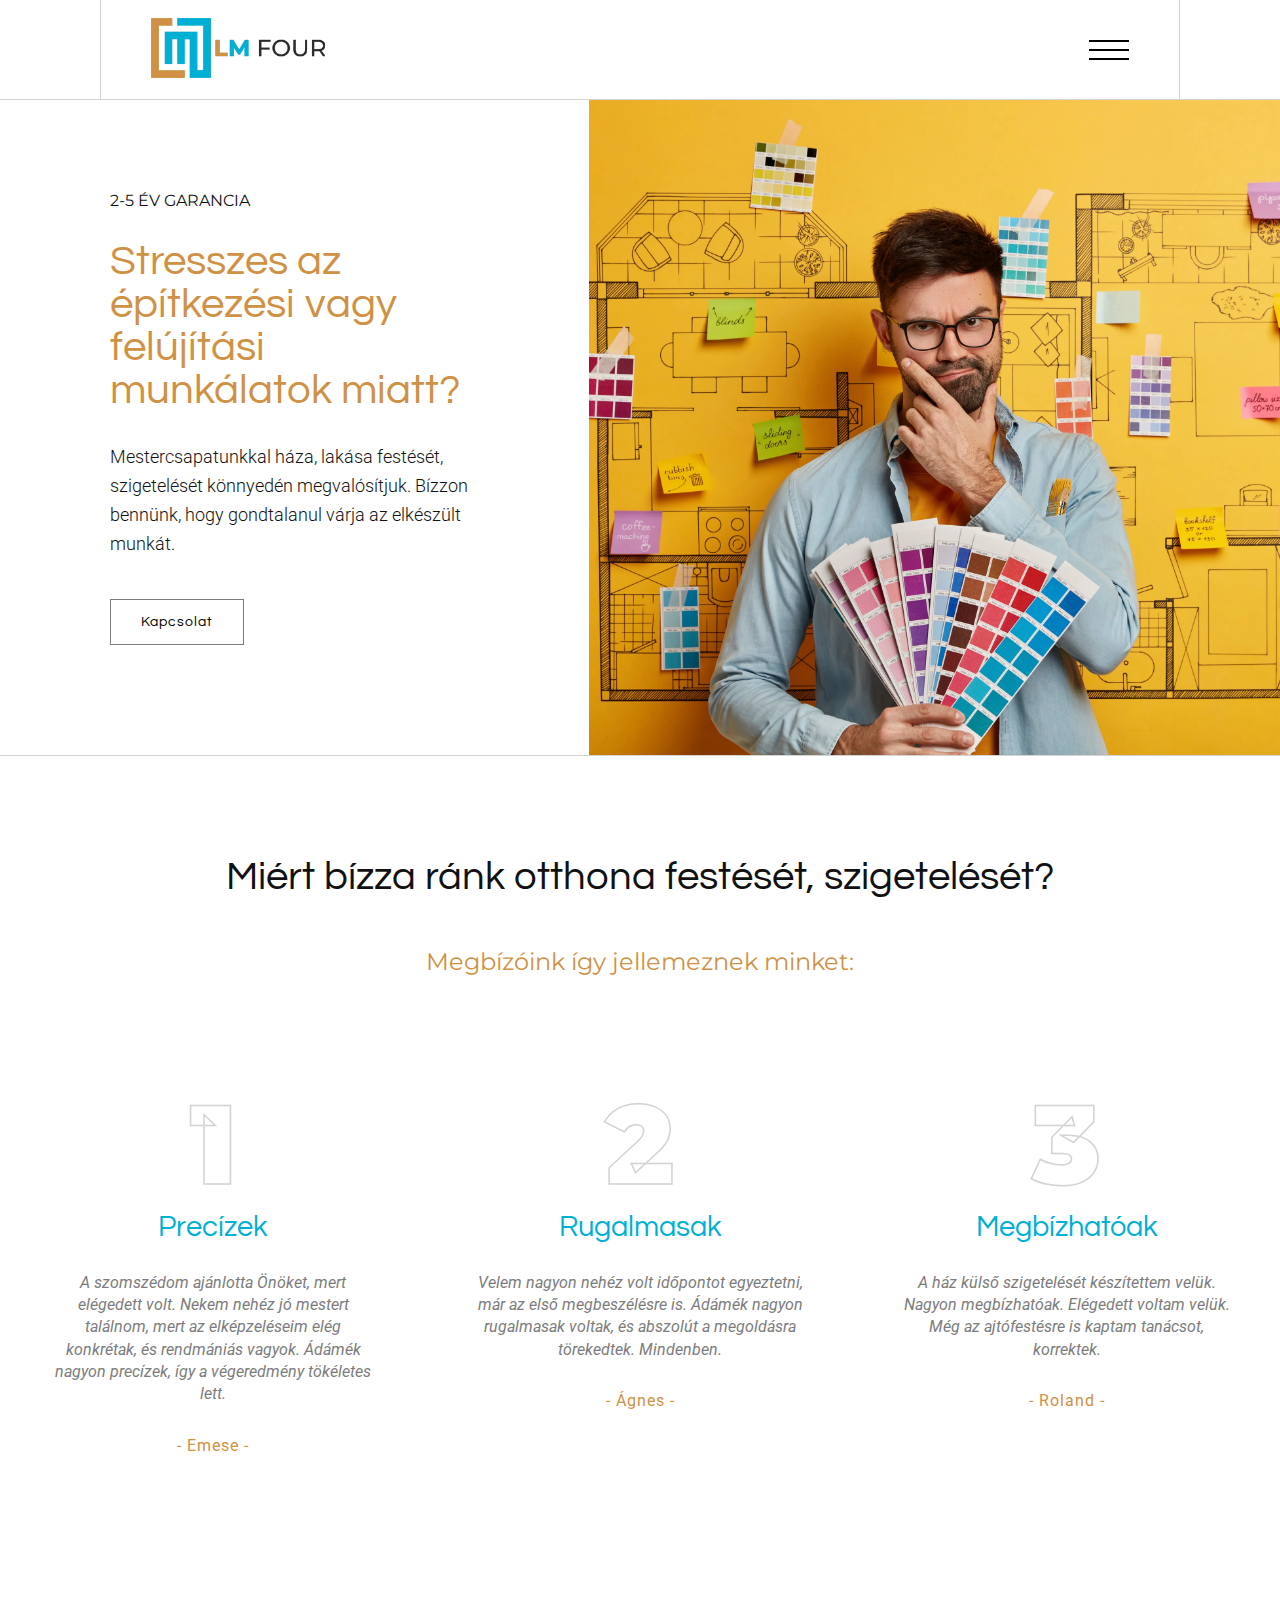
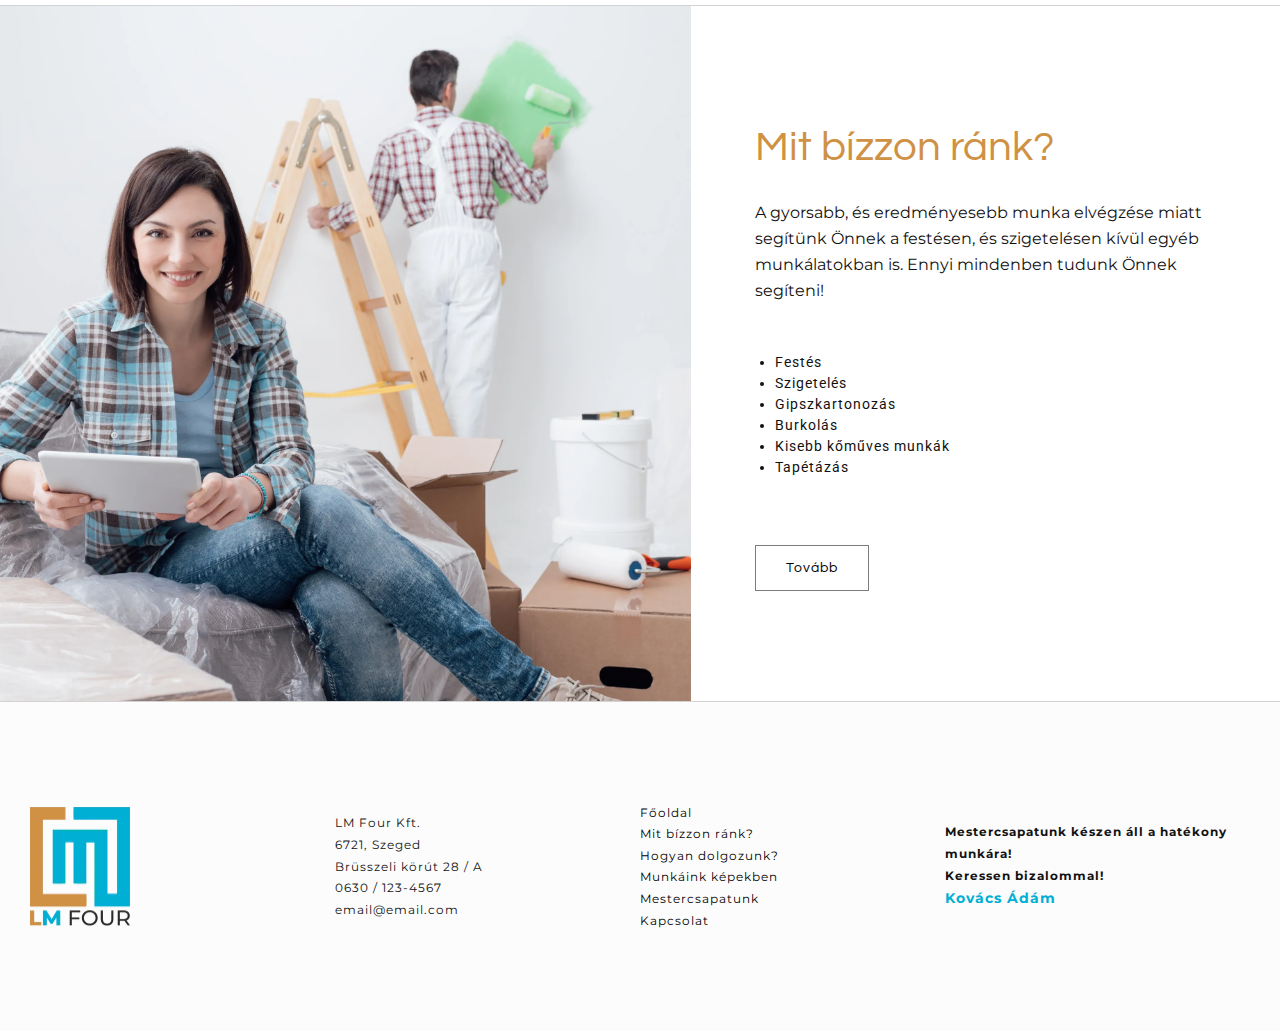
<file: index.html>
<!DOCTYPE html>
<html lang="hu">
<head>
    <meta charset="UTF-8">
    <meta http-equiv="X-UA-Compatible" content="IE=edge">
    <meta name="viewport" content="width=device-width, initial-scale=1.0">
    <meta name="description" content=""/>
    <meta name="keywords" content=""/>
    <link rel="preconnect" href="https://fonts.gstatic.com">
    <link href="https://fonts.googleapis.com/css2?family=Montserrat:ital,wght@0,100;0,200;0,300;0,400;0,500;0,600;0,700;0,800;0,900;1,400&family=Questrial&family=Roboto:ital,wght@0,100;0,300;0,400;0,500;0,700;0,900;1,400&display=swap" rel="stylesheet">
    <link rel="stylesheet" href="styles/css/style.css">
    <link rel="shortcut icon" href="img/favicon.webp" type="image/x-icon">
    <title>LM Four</title>
</head>
<body>
    
    <header class="header">
        <div class="header__container">
            <div class="header__logo">
                <a href="index.html"><img src="./img/logo.webp" alt="logo"></a>
            </div>
            <nav class="nav">
                <ul class="nav__list">
                    <li class="nav__item"><a href="index.html">Főoldal</a></li>
                    <li class="nav__item"><a href="mit-bizzon-rank.html">Mit bízzon ránk</a></li>
                    <li class="nav__item"><a href="hogyan-dolgozunk.html">Hogyan dolgozunk</a></li>
                    <li class="nav__item"><a href="#">Munkáink képekben</a></li>
                    <li class="nav__item"><a href="mestercsapatunk.html">Mestercsapatunk</a></li>
                    <li class="nav__item"><a href="kapcsolat.html">Kapcsolat</a></li>
                </ul>
            </nav>
            <div class="nav__btn">
                <span class="nav__btn__line"></span>
                <span class="nav__btn__line"></span>
                <span class="nav__btn__line"></span>
            </div>
        </div>
    </header>

    <section class="welcome-screen">
        <div class="welcome-screen__text">
            <div class="welcome-screen__text__container">
                <h3>2-5 év garancia</h3>
                <h2>Stresszes az építkezési vagy felújítási munkálatok miatt?</h2>
                <p>Mestercsapatunkkal háza, lakása festését, szigetelését könnyedén megvalósítjuk.
                    Bízzon bennünk, hogy gondtalanul várja az elkészült munkát.</p>
                <a href="kapcsolat.html" class="button">Kapcsolat</a>
            </div>
        </div>
        <div class="welcome-screen__image"></div>
    </section>

    <section class="why-us">
        <div class="why-us__container">
            <div class="why-us__header">
                <h1>Miért bízza ránk otthona festését, szigetelését?</h1>
                <h2>Megbízóink így jellemeznek minket:</h2>
            </div>
            <div class="why-us__boxes">
                <div class="why-us__box">
                    <span>1</span>
                    <h3>Precízek</h3>
                    <article>A szomszédom ajánlotta Önöket, mert elégedett volt.
                        Nekem nehéz jó mestert találnom, mert az elképzeléseim elég konkrétak, és rendmániás
                        vagyok. Ádámék nagyon precízek, így a végeredmény tökéletes lett.
                    </article>
                    <p>- Emese -</p>
                </div>
                <div class="why-us__box">
                    <span>2</span>
                    <h3>Rugalmasak</h3>
                    <article>Velem nagyon nehéz volt időpontot egyeztetni, már az első megbeszélésre is.
                        Ádámék nagyon rugalmasak voltak, és abszolút a megoldásra törekedtek. Mindenben.
                    </article>
                    <p>- Ágnes -</p>
                </div>
                <div class="why-us__box">
                    <span>3</span>
                    <h3>Megbízhatóak</h3>
                    <article>A ház külső szigetelését készítettem velük. Nagyon megbízhatóak. Elégedett voltam
                        velük.
                        Még az ajtófestésre is kaptam tanácsot, korrektek.
                    </article>
                    <p>- Roland -</p>
                </div>
            </div>
        </div>
    </section>

    <section class="what-we-do">
        <div class="what-we-do__image"></div>
        <div class="what-we-do__text">
            <div class="what-we-do__text__container">
                <h2>Mit bízzon ránk?</h2>
                <h3>A gyorsabb, és eredményesebb munka elvégzése miatt segítünk Önnek a festésen, és
                    szigetelésen kívül egyéb munkálatokban is. Ennyi mindenben tudunk Önnek segíteni!</h3>
                <ul>
                    <li>Festés</li>
                    <li>Szigetelés</li>
                    <li>Gipszkartonozás</li>
                    <li>Burkolás</li>
                    <li>Kisebb kőműves munkák</li>
                    <li>Tapétázás</li>
                </ul>
                <a href="mit-bizzon-rank.html" class="button">Tovább</a>
            </div>
        </div>
    </section>

    <footer class="footer">
        <div class="footer__container">
            <div class="footer__box footer__logo">
                <img src="./img/logo-footer.webp" alt="logo">
            </div>
            <div class="footer__box footer__contact">
                <p>LM Four Kft.</p>
                <p>6721, Szeged<br>Brüsszeli körút 28 / A</p>
                <p>0630 / 123-4567</p>
                <p>email@email.com</p>
            </div>
            <div class="footer__box footer__nav">
                <a href="index.html">Főoldal</a>
                <a href="mit-bizzon-rank.html">Mit bízzon ránk?</a>
                <a href="hogyan-dolgozunk.html">Hogyan dolgozunk?</a>
                <a href="#">Munkáink képekben</a>
                <a href="mestercsapatunk.html">Mestercsapatunk</a>
                <a href="kapcsolat.html">Kapcsolat</a>
            </div>
            <div class="footer__box footer__message">
                <h4>Mestercsapatunk készen áll a hatékony munkára!<br>Keressen bizalommal!</h4>
                <h3>Kovács Ádám</h3>
            </div>
        </div>
    </footer>

    <script src="https://code.jquery.com/jquery-3.6.0.min.js"></script>
    <script src="js/index.js"></script>
</body>
</html>
</file>
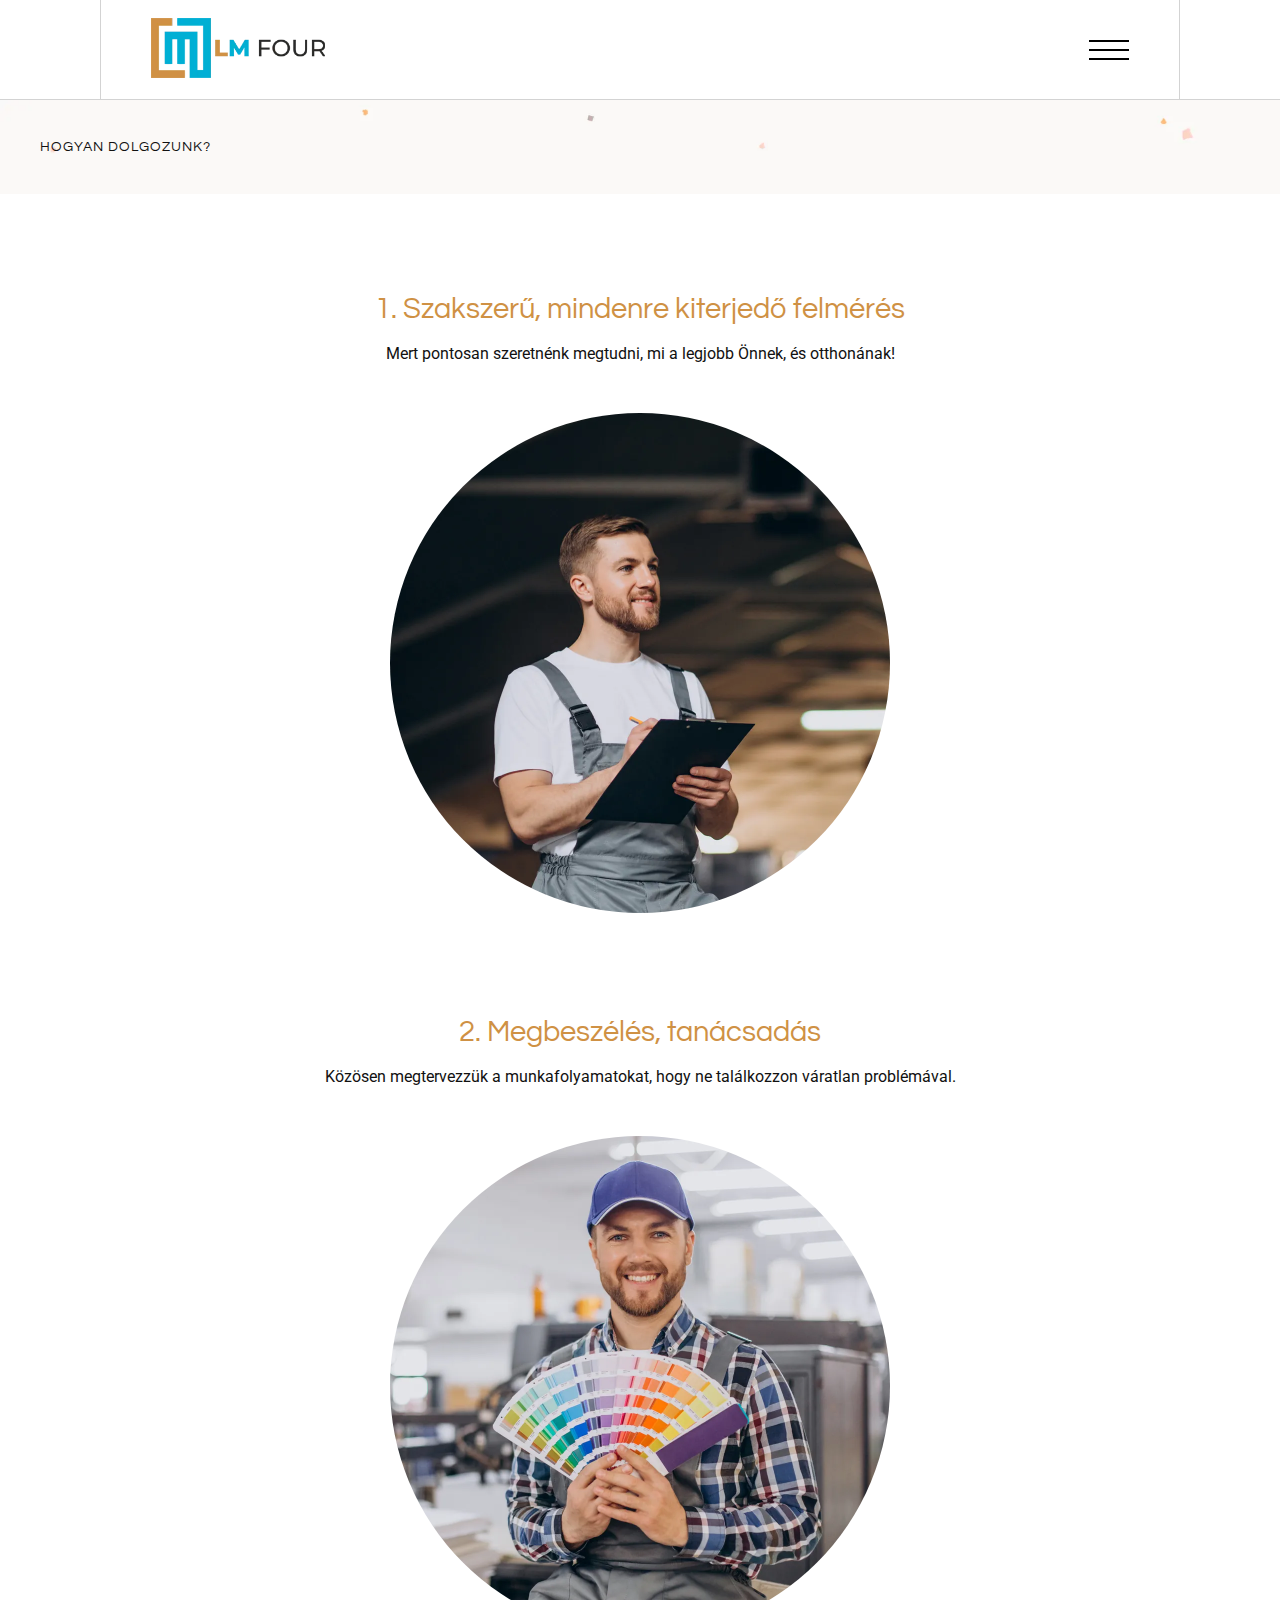
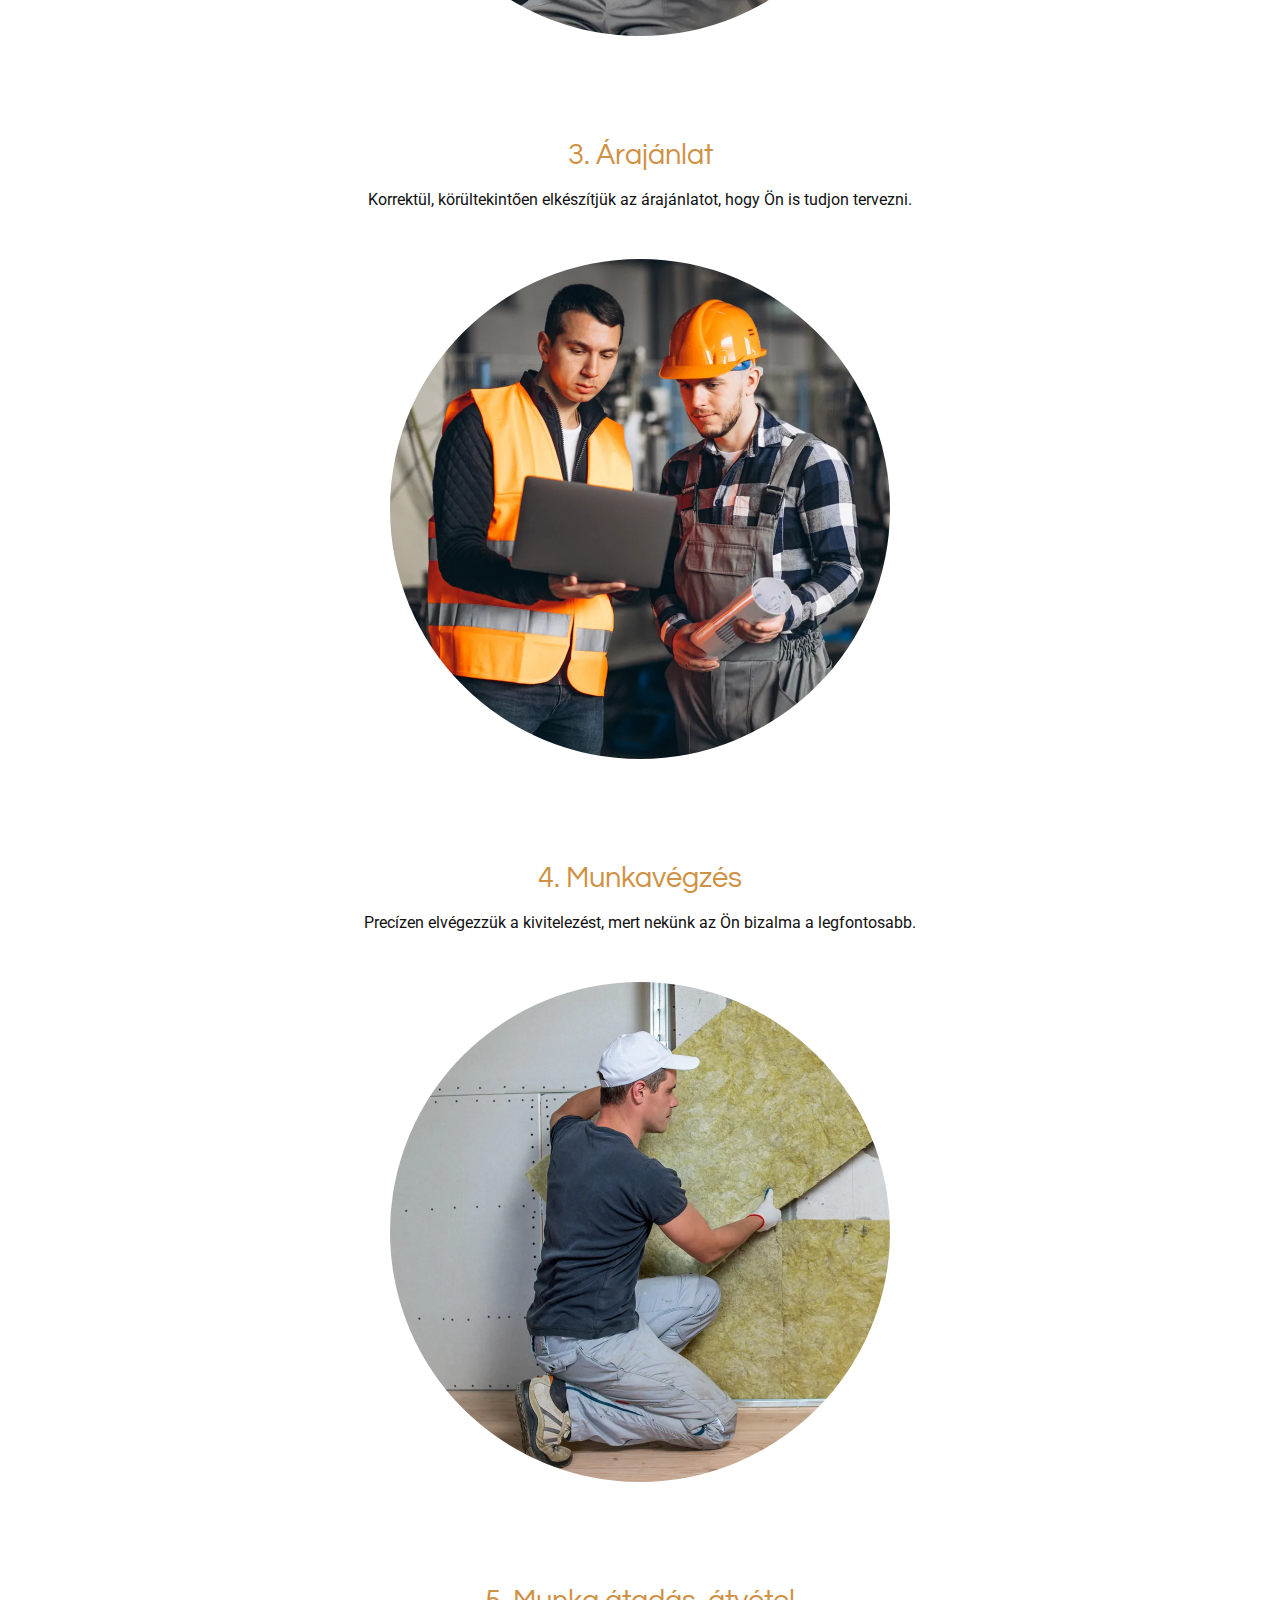
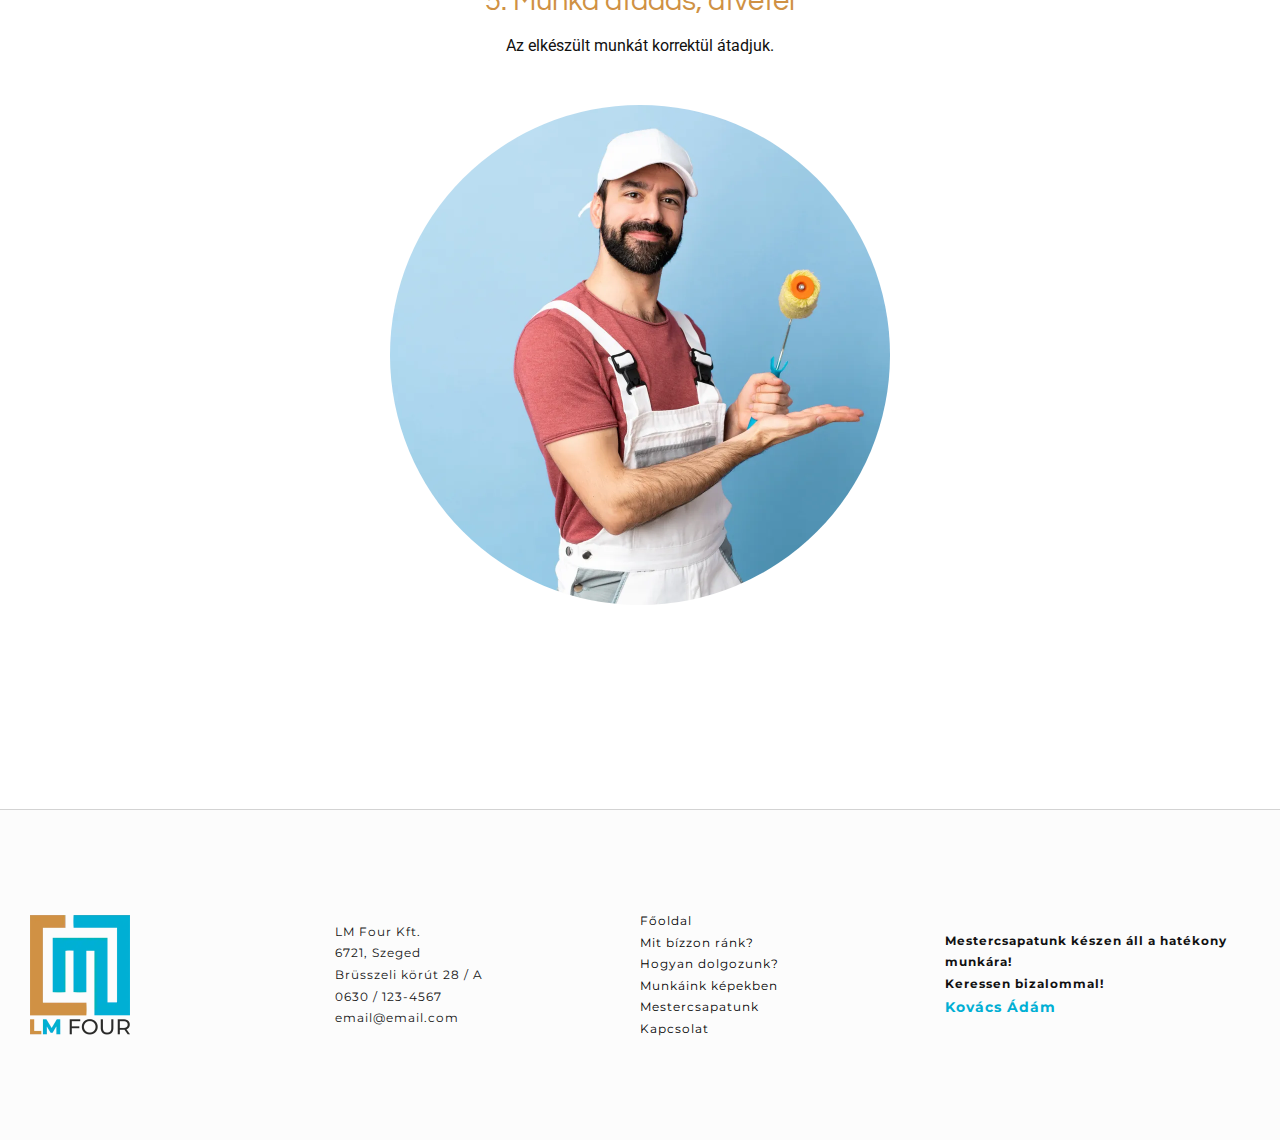
<file: hogyan-dolgozunk.html>
<!DOCTYPE html>
<html lang="hu">
<head>
    <meta charset="UTF-8">
    <meta http-equiv="X-UA-Compatible" content="IE=edge">
    <meta name="viewport" content="width=device-width, initial-scale=1.0">
    <meta name="description" content=""/>
    <meta name="keywords" content=""/>
    <link rel="preconnect" href="https://fonts.gstatic.com">
    <link href="https://fonts.googleapis.com/css2?family=Montserrat:ital,wght@0,100;0,200;0,300;0,400;0,500;0,600;0,700;0,800;0,900;1,400&family=Questrial&family=Roboto:ital,wght@0,100;0,300;0,400;0,500;0,700;0,900;1,400&display=swap" rel="stylesheet">
    <link rel="stylesheet" href="styles/css/style.css">
    <link rel="shortcut icon" href="img/favicon.webp" type="image/x-icon">
    <title>LM Four - Hogyan dolgozunk?</title>
</head>
<body>
    
    <header class="header">
        <div class="header__container">
            <div class="header__logo">
                <a href="index.html"><img src="./img/logo.webp" alt="logo"></a>
            </div>
            <nav class="nav">
                <ul class="nav__list">
                    <li class="nav__item"><a href="index.html">Főoldal</a></li>
                    <li class="nav__item"><a href="mit-bizzon-rank.html">Mit bízzon ránk</a></li>
                    <li class="nav__item"><a href="hogyan-dolgozunk.html">Hogyan dolgozunk</a></li>
                    <li class="nav__item"><a href="#">Munkáink képekben</a></li>
                    <li class="nav__item"><a href="mestercsapatunk.html">Mestercsapatunk</a></li>
                    <li class="nav__item"><a href="kapcsolat.html">Kapcsolat</a></li>
                </ul>
            </nav>
            <div class="nav__btn">
                <span class="nav__btn__line"></span>
                <span class="nav__btn__line"></span>
                <span class="nav__btn__line"></span>
            </div>
        </div>
    </header>

    <section class="how-we-work-header">
        <h4>Hogyan dolgozunk?</h4>
    </section>

    <main class="how-we-works">
        <div class="how-we-works__item">
            <div class="how-we-works__item__text">
                <h2><span>1.</span> Szakszerű, mindenre kiterjedő felmérés</h2>
                <p>Mert pontosan szeretnénk megtudni, mi a legjobb Önnek, és otthonának!</p>
            </div>
            <div class="how-we-works__item__image">
                <img src="./img/how-we-works-1.webp" alt="">
            </div>
        </div>

        <div class="how-we-works__item how-we-works__item-reverse">
            <div class="how-we-works__item__text">
                <h2>2. Megbeszélés, tanácsadás</h2>
                <p>Közösen megtervezzük a munkafolyamatokat, hogy ne találkozzon váratlan problémával.</p>
            </div>
            <div class="how-we-works__item__image">
                <img src="./img/how-we-works-2.webp" alt="">
            </div>
        </div>

        <div class="how-we-works__item">
            <div class="how-we-works__item__text">
                <h2>3. Árajánlat</h2>
                <p>Korrektül, körültekintően elkészítjük az árajánlatot, hogy Ön is tudjon tervezni.</p>
            </div>
            <div class="how-we-works__item__image">
                <img src="./img/how-we-works-3.webp" alt="">
            </div>
        </div>

        <div class="how-we-works__item how-we-works__item-reverse">
            <div class="how-we-works__item__text">
                <h2>4. Munkavégzés</h2>
                <p>Precízen elvégezzük a kivitelezést, mert nekünk az Ön bizalma a legfontosabb.</p>
            </div>
            <div class="how-we-works__item__image">
                <img src="./img/how-we-works-4.webp" alt="">
            </div>
        </div>

        <div class="how-we-works__item">
            <div class="how-we-works__item__text">
                <h2>5. Munka átadás, átvétel</h2>
                <p>Az elkészült munkát korrektül átadjuk.</p>
            </div>
            <div class="how-we-works__item__image">
                <img src="./img/how-we-works-5.webp" alt="">
            </div>
        </div>
    </main>

    <footer class="footer">
        <div class="footer__container">
            <div class="footer__box footer__logo">
                <img src="./img/logo-footer.webp" alt="logo">
            </div>
            <div class="footer__box footer__contact">
                <p>LM Four Kft.</p>
                <p>6721, Szeged<br>Brüsszeli körút 28 / A</p>
                <p>0630 / 123-4567</p>
                <p>email@email.com</p>
            </div>
            <div class="footer__box footer__nav">
                <a href="index.html">Főoldal</a>
                <a href="mit-bizzon-rank.html">Mit bízzon ránk?</a>
                <a href="hogyan-dolgozunk.html">Hogyan dolgozunk?</a>
                <a href="#">Munkáink képekben</a>
                <a href="mestercsapatunk.html">Mestercsapatunk</a>
                <a href="kapcsolat.html">Kapcsolat</a>
            </div>
            <div class="footer__box footer__message">
                <h4>Mestercsapatunk készen áll a hatékony munkára!<br>Keressen bizalommal!</h4>
                <h3>Kovács Ádám</h3>
            </div>
        </div>
    </footer>

    <script src="https://code.jquery.com/jquery-3.6.0.min.js"></script>
    <script src="js/index.js"></script>
</body>
</html>
</file>
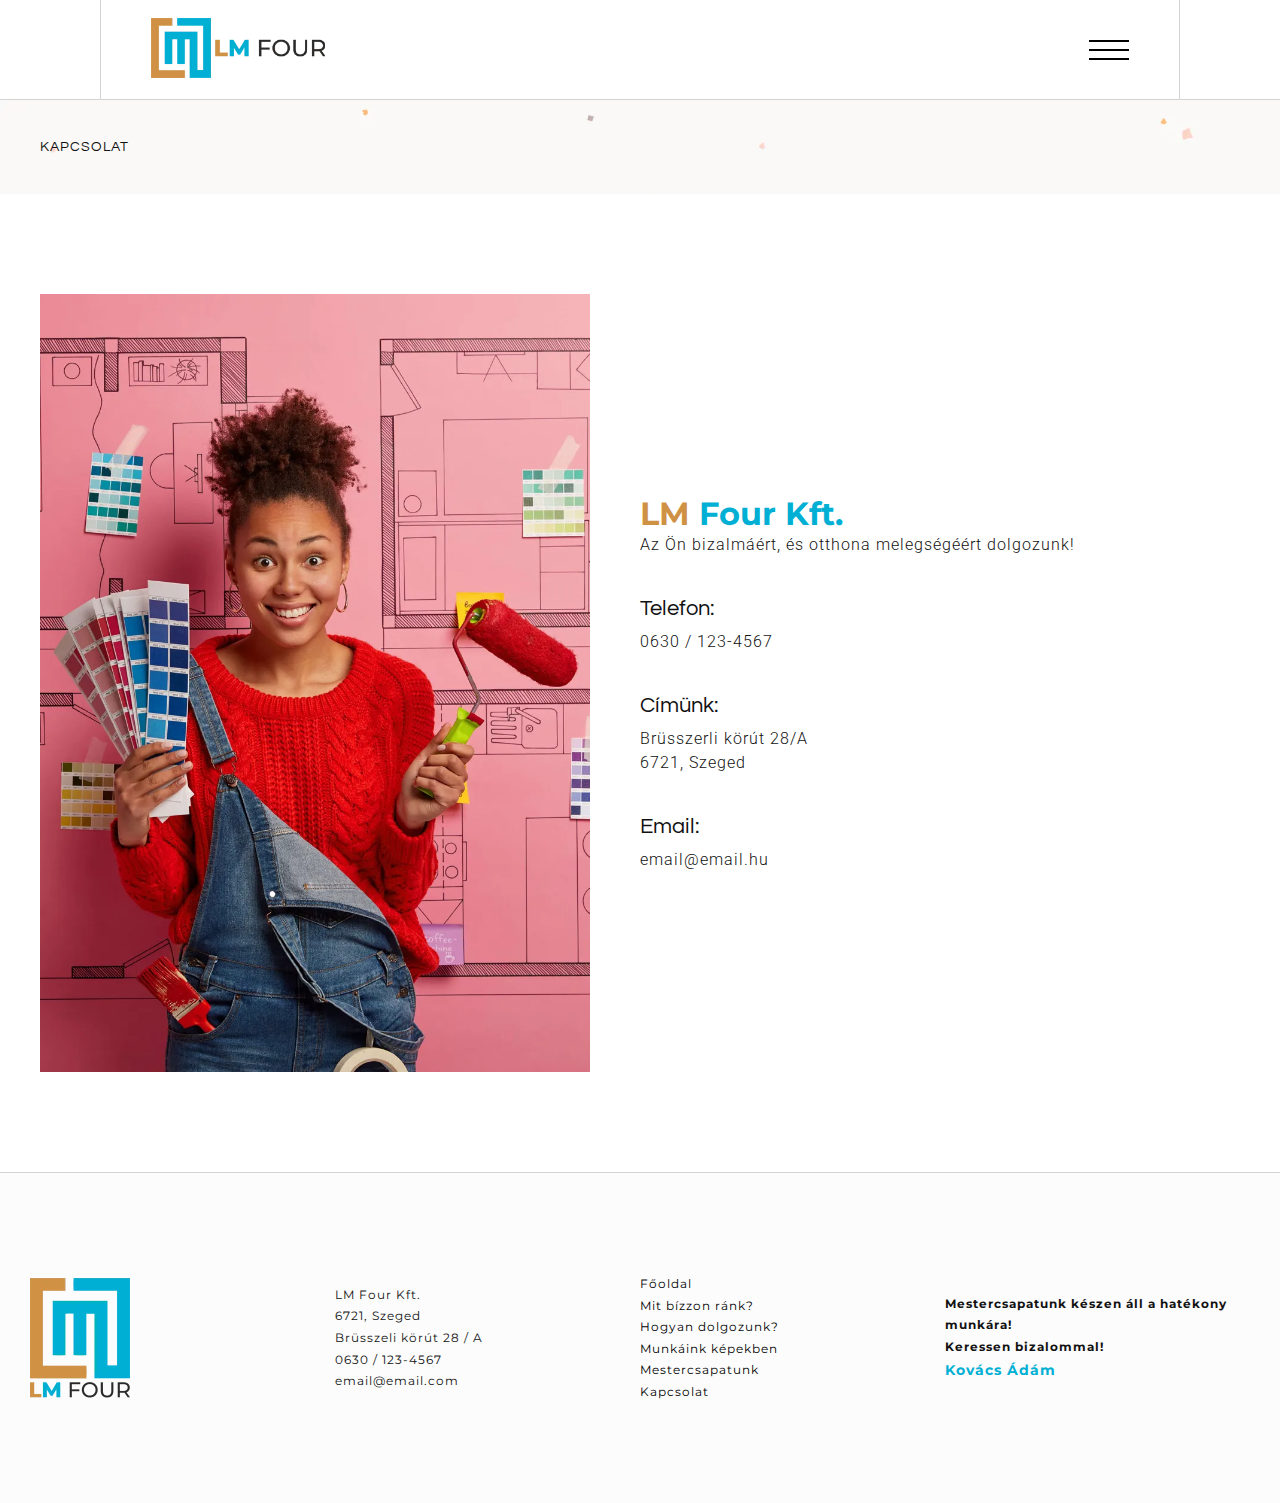
<file: kapcsolat.html>
<!DOCTYPE html>
<html lang="hu">
<head>
    <meta charset="UTF-8">
    <meta http-equiv="X-UA-Compatible" content="IE=edge">
    <meta name="viewport" content="width=device-width, initial-scale=1.0">
    <meta name="description" content=""/>
    <meta name="keywords" content=""/>
    <link rel="preconnect" href="https://fonts.gstatic.com">
    <link href="https://fonts.googleapis.com/css2?family=Montserrat:ital,wght@0,100;0,200;0,300;0,400;0,500;0,600;0,700;0,800;0,900;1,400&family=Questrial&family=Roboto:ital,wght@0,100;0,300;0,400;0,500;0,700;0,900;1,400&display=swap" rel="stylesheet">
    <link rel="stylesheet" href="styles/css/style.css">
    <link rel="shortcut icon" href="img/favicon.webp" type="image/x-icon">
    <title>LM Four - Kapcsolat</title>
</head>
<body>
    
    <header class="header">
        <div class="header__container">
            <div class="header__logo">
                <a href="index.html"><img src="./img/logo.webp" alt="logo"></a>
            </div>
            <nav class="nav">
                <ul class="nav__list">
                    <li class="nav__item"><a href="index.html">Főoldal</a></li>
                    <li class="nav__item"><a href="mit-bizzon-rank.html">Mit bízzon ránk</a></li>
                    <li class="nav__item"><a href="hogyan-dolgozunk.html">Hogyan dolgozunk</a></li>
                    <li class="nav__item"><a href="#">Munkáink képekben</a></li>
                    <li class="nav__item"><a href="mestercsapatunk.html">Mestercsapatunk</a></li>
                    <li class="nav__item"><a href="kapcsolat.html">Kapcsolat</a></li>
                </ul>
            </nav>
            <div class="nav__btn">
                <span class="nav__btn__line"></span>
                <span class="nav__btn__line"></span>
                <span class="nav__btn__line"></span>
            </div>
        </div>
    </header>

    <section class="contact-header">
        <h4>Kapcsolat</h4>
    </section>

    <main class="contact">
        <div class="contact__image"></div>
        <div class="contact__details">
            <h1>
                <span>LM </span>
                Four Kft.
            </h1>
            <p>Az Ön bizalmáért, és otthona melegségéért dolgozunk!</p>
            <h3>Telefon:</h3>
            <p>0630 / 123-4567</p>
            <h3>Címünk:</h3>
            <p>Brüsszerli körút 28/A <br> 6721, Szeged</p>
            <h3>Email:</h3>
            <p>email@email.hu</p>
        </div>
    </main>

    <footer class="footer">
        <div class="footer__container">
            <div class="footer__box footer__logo">
                <img src="./img/logo-footer.webp" alt="logo">
            </div>
            <div class="footer__box footer__contact">
                <p>LM Four Kft.</p>
                <p>6721, Szeged<br>Brüsszeli körút 28 / A</p>
                <p>0630 / 123-4567</p>
                <p>email@email.com</p>
            </div>
            <div class="footer__box footer__nav">
                <a href="index.html">Főoldal</a>
                <a href="mit-bizzon-rank.html">Mit bízzon ránk?</a>
                <a href="hogyan-dolgozunk.html">Hogyan dolgozunk?</a>
                <a href="#">Munkáink képekben</a>
                <a href="mestercsapatunk.html">Mestercsapatunk</a>
                <a href="kapcsolat.html">Kapcsolat</a>
            </div>
            <div class="footer__box footer__message">
                <h4>Mestercsapatunk készen áll a hatékony munkára!<br>Keressen bizalommal!</h4>
                <h3>Kovács Ádám</h3>
            </div>
        </div>
    </footer>

    <script src="https://code.jquery.com/jquery-3.6.0.min.js"></script>
    <script src="js/index.js"></script>
</body>
</html>
</file>
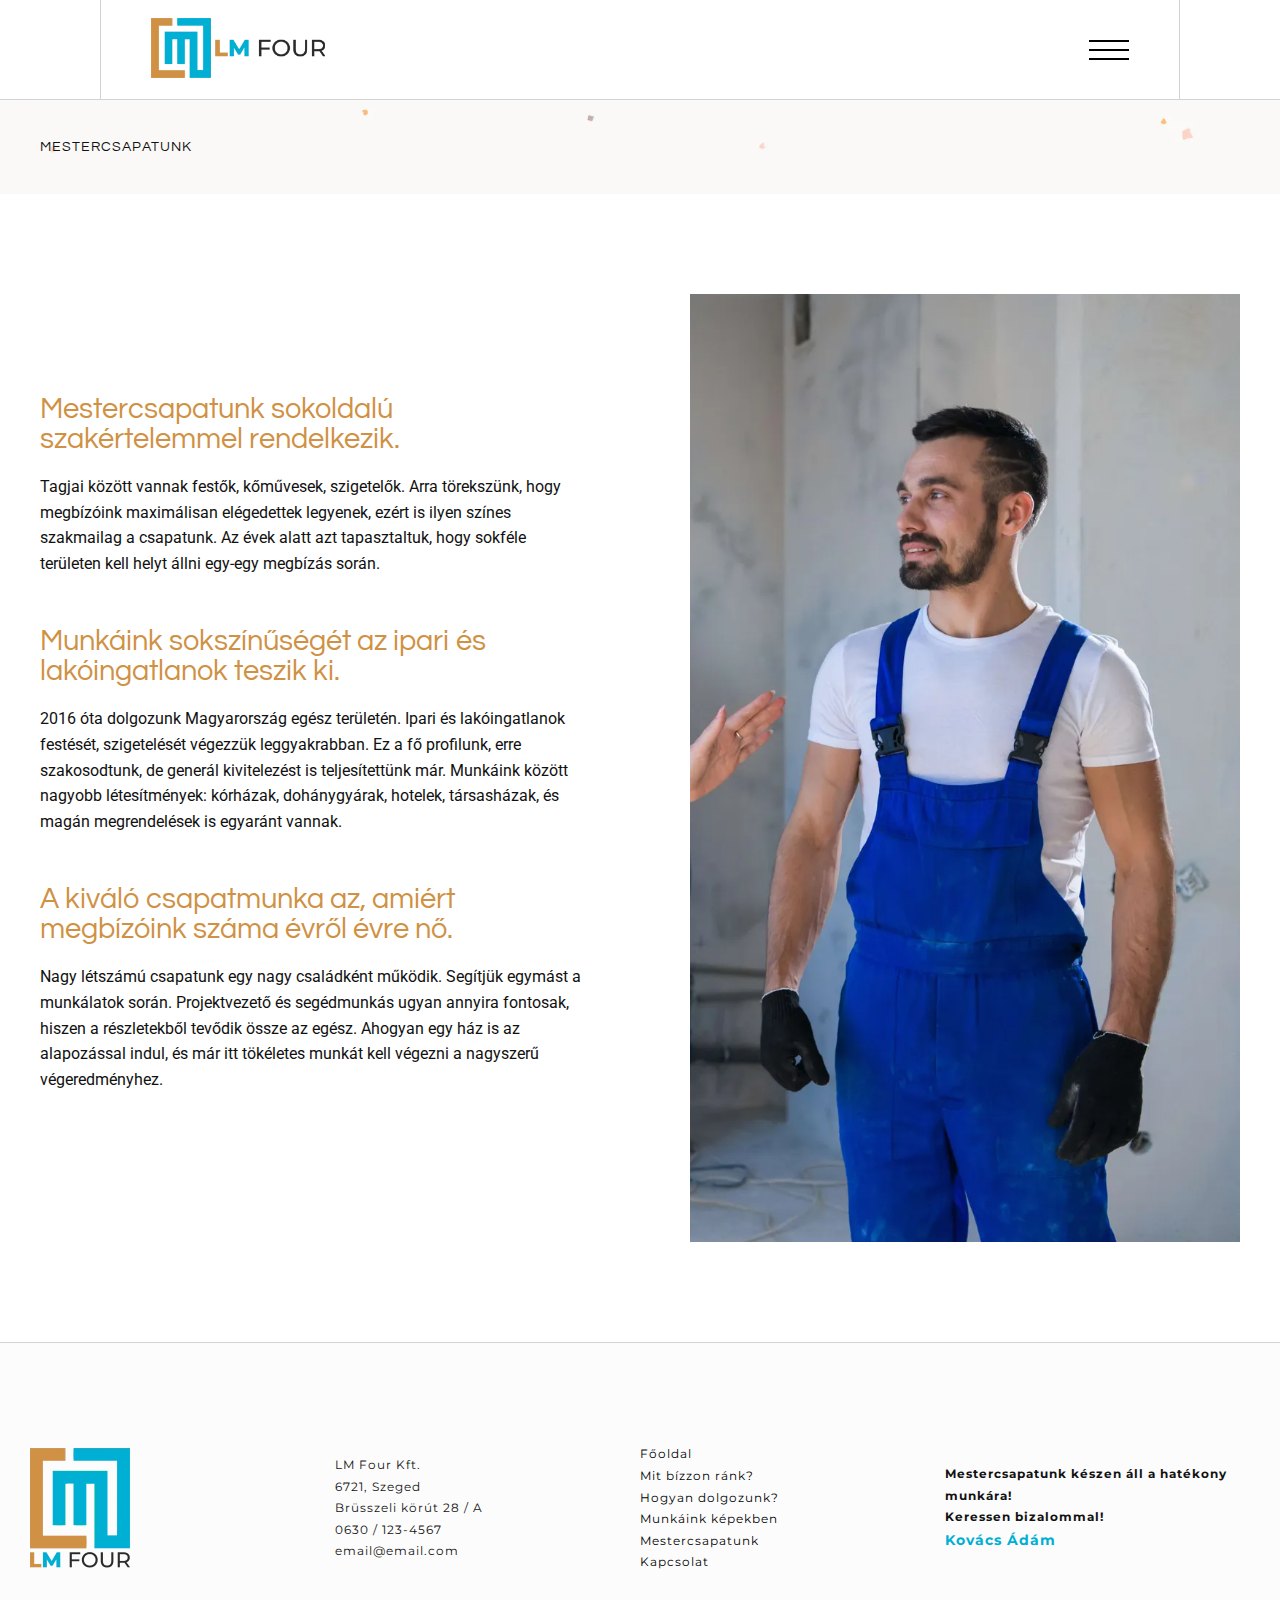
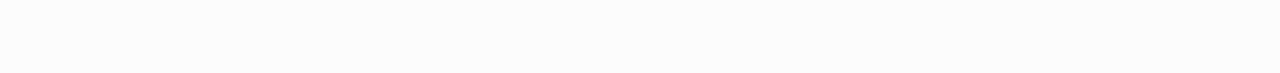
<file: mestercsapatunk.html>
<!DOCTYPE html>
<html lang="hu">
<head>
    <meta charset="UTF-8">
    <meta http-equiv="X-UA-Compatible" content="IE=edge">
    <meta name="viewport" content="width=device-width, initial-scale=1.0">
    <meta name="description" content=""/>
    <meta name="keywords" content=""/>
    <link rel="preconnect" href="https://fonts.gstatic.com">
    <link href="https://fonts.googleapis.com/css2?family=Montserrat:ital,wght@0,100;0,200;0,300;0,400;0,500;0,600;0,700;0,800;0,900;1,400&family=Questrial&family=Roboto:ital,wght@0,100;0,300;0,400;0,500;0,700;0,900;1,400&display=swap" rel="stylesheet">
    <link rel="stylesheet" href="styles/css/style.css">
    <link rel="shortcut icon" href="img/favicon.webp" type="image/x-icon">
    <title>LM Four - Mestercsapatunk</title>
</head>
<body>
    
    <header class="header">
        <div class="header__container">
            <div class="header__logo">
                <a href="index.html"><img src="./img/logo.webp" alt="logo"></a>
            </div>
            <nav class="nav">
                <ul class="nav__list">
                    <li class="nav__item"><a href="index.html">Főoldal</a></li>
                    <li class="nav__item"><a href="mit-bizzon-rank.html">Mit bízzon ránk</a></li>
                    <li class="nav__item"><a href="hogyan-dolgozunk.html">Hogyan dolgozunk</a></li>
                    <li class="nav__item"><a href="#">Munkáink képekben</a></li>
                    <li class="nav__item"><a href="mestercsapatunk.html">Mestercsapatunk</a></li>
                    <li class="nav__item"><a href="kapcsolat.html">Kapcsolat</a></li>
                </ul>
            </nav>
            <div class="nav__btn">
                <span class="nav__btn__line"></span>
                <span class="nav__btn__line"></span>
                <span class="nav__btn__line"></span>
            </div>
        </div>
    </header>

    <section class="our-team-header">
        <h4>Mestercsapatunk</h4>
    </section>

    <main class="our-team">
        <div class="our-team__text">
            <h2>Mestercsapatunk sokoldalú szakértelemmel rendelkezik.</h1>
            <p>Tagjai között vannak festők, kőművesek, szigetelők. Arra törekszünk, hogy megbízóink
                maximálisan elégedettek legyenek, ezért is ilyen színes szakmailag a csapatunk. Az évek
                alatt azt tapasztaltuk, hogy sokféle területen kell helyt állni egy-egy megbízás során.</p>
            <h2>Munkáink sokszínűségét az ipari és lakóingatlanok teszik ki.</h2>
            <p>2016 óta dolgozunk Magyarország egész területén. Ipari és lakóingatlanok festését,
                szigetelését végezzük leggyakrabban. Ez a fő profilunk, erre szakosodtunk, de generál
                kivitelezést is teljesítettünk már. Munkáink között nagyobb létesítmények: kórházak,
                dohánygyárak, hotelek, társasházak, és magán megrendelések is egyaránt vannak.</p>
            <h2>A kiváló csapatmunka az, amiért megbízóink száma évről évre nő.</h2>
            <p>Nagy létszámú csapatunk egy nagy családként működik. Segítjük egymást a munkálatok
                során. Projektvezető és segédmunkás ugyan annyira fontosak, hiszen a részletekből
                tevődik össze az egész. Ahogyan egy ház is az alapozással indul, és már itt tökéletes
                munkát kell végezni a nagyszerű végeredményhez.</p>
        </div>
        <div class="our-team__image"></div>
    </main>

    <footer class="footer">
        <div class="footer__container">
            <div class="footer__box footer__logo">
                <img src="./img/logo-footer.webp" alt="logo">
            </div>
            <div class="footer__box footer__contact">
                <p>LM Four Kft.</p>
                <p>6721, Szeged<br>Brüsszeli körút 28 / A</p>
                <p>0630 / 123-4567</p>
                <p>email@email.com</p>
            </div>
            <div class="footer__box footer__nav">
                <a href="index.html">Főoldal</a>
                <a href="mit-bizzon-rank.html">Mit bízzon ránk?</a>
                <a href="hogyan-dolgozunk.html">Hogyan dolgozunk?</a>
                <a href="#">Munkáink képekben</a>
                <a href="mestercsapatunk.html">Mestercsapatunk</a>
                <a href="kapcsolat.html">Kapcsolat</a>
            </div>
            <div class="footer__box footer__message">
                <h4>Mestercsapatunk készen áll a hatékony munkára!<br>Keressen bizalommal!</h4>
                <h3>Kovács Ádám</h3>
            </div>
        </div>
    </footer>

    <script src="https://code.jquery.com/jquery-3.6.0.min.js"></script>
    <script src="js/index.js"></script>
</body>
</html>
</file>
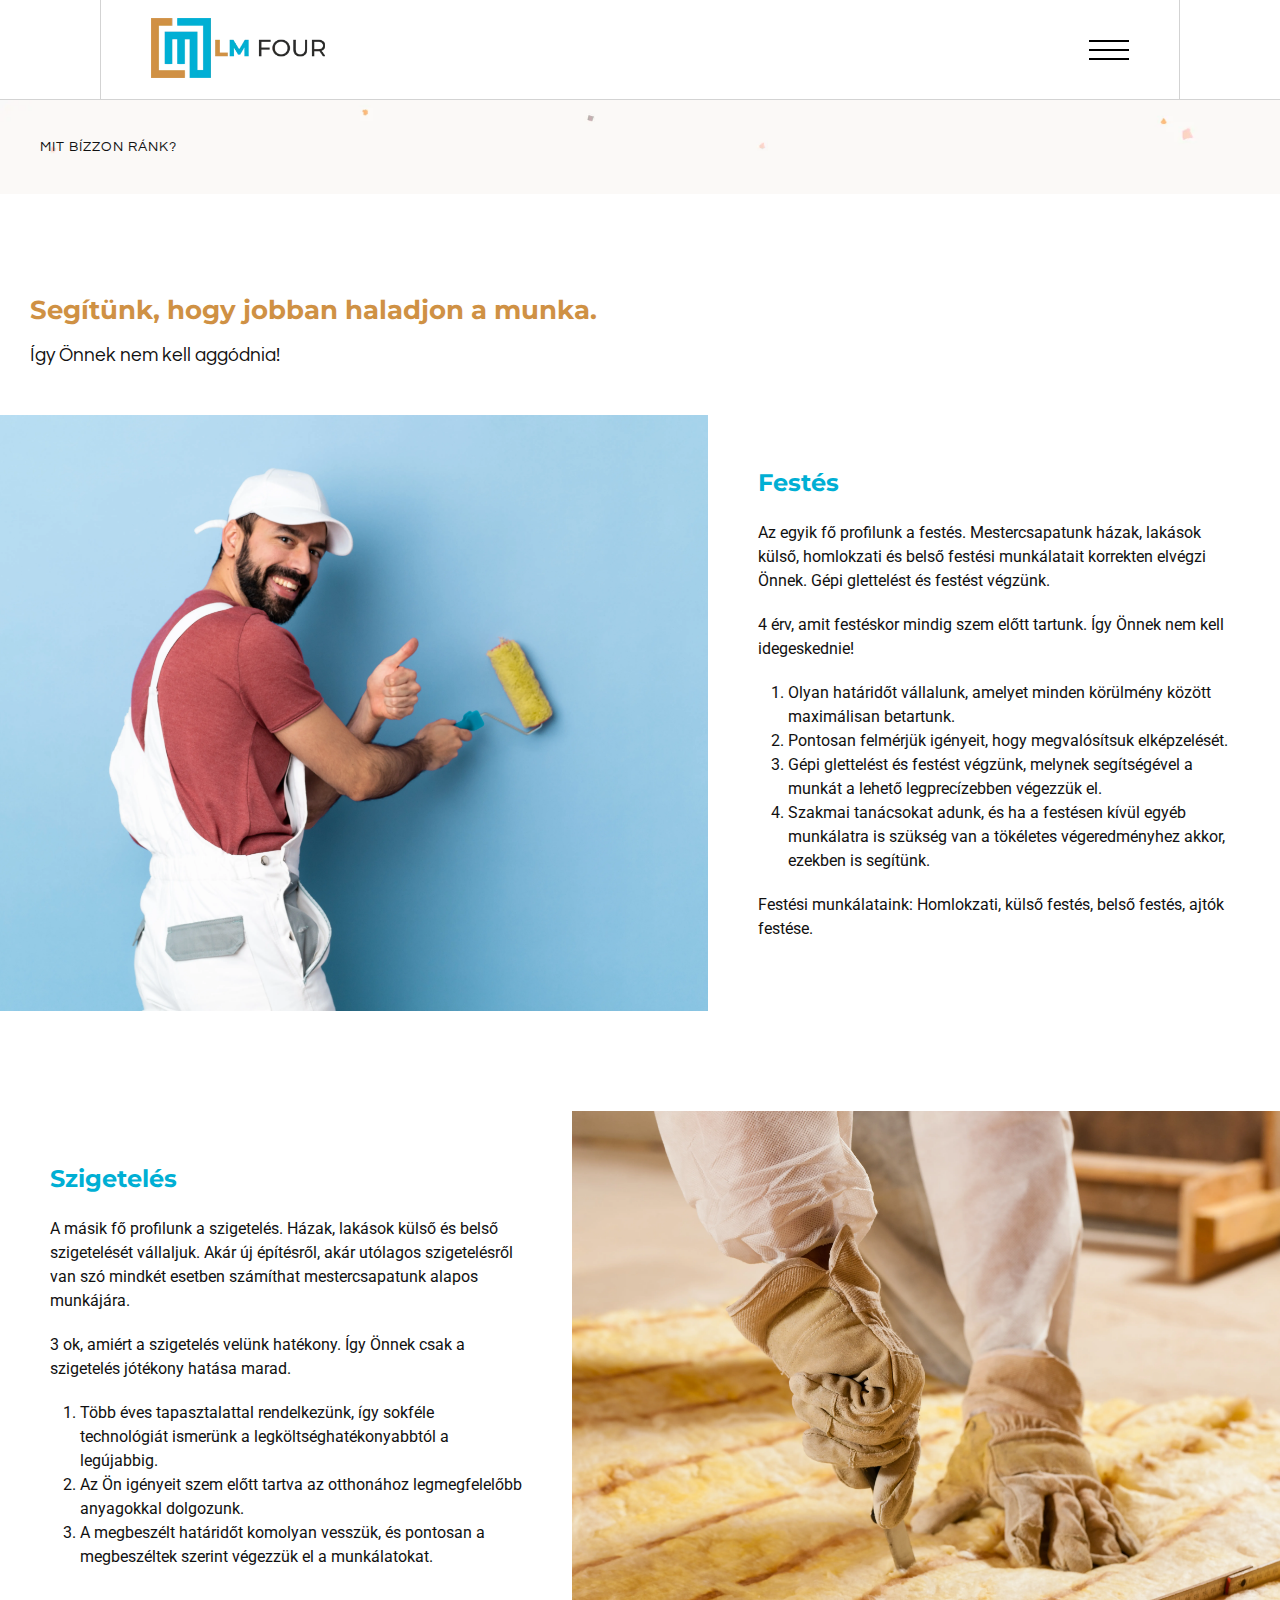
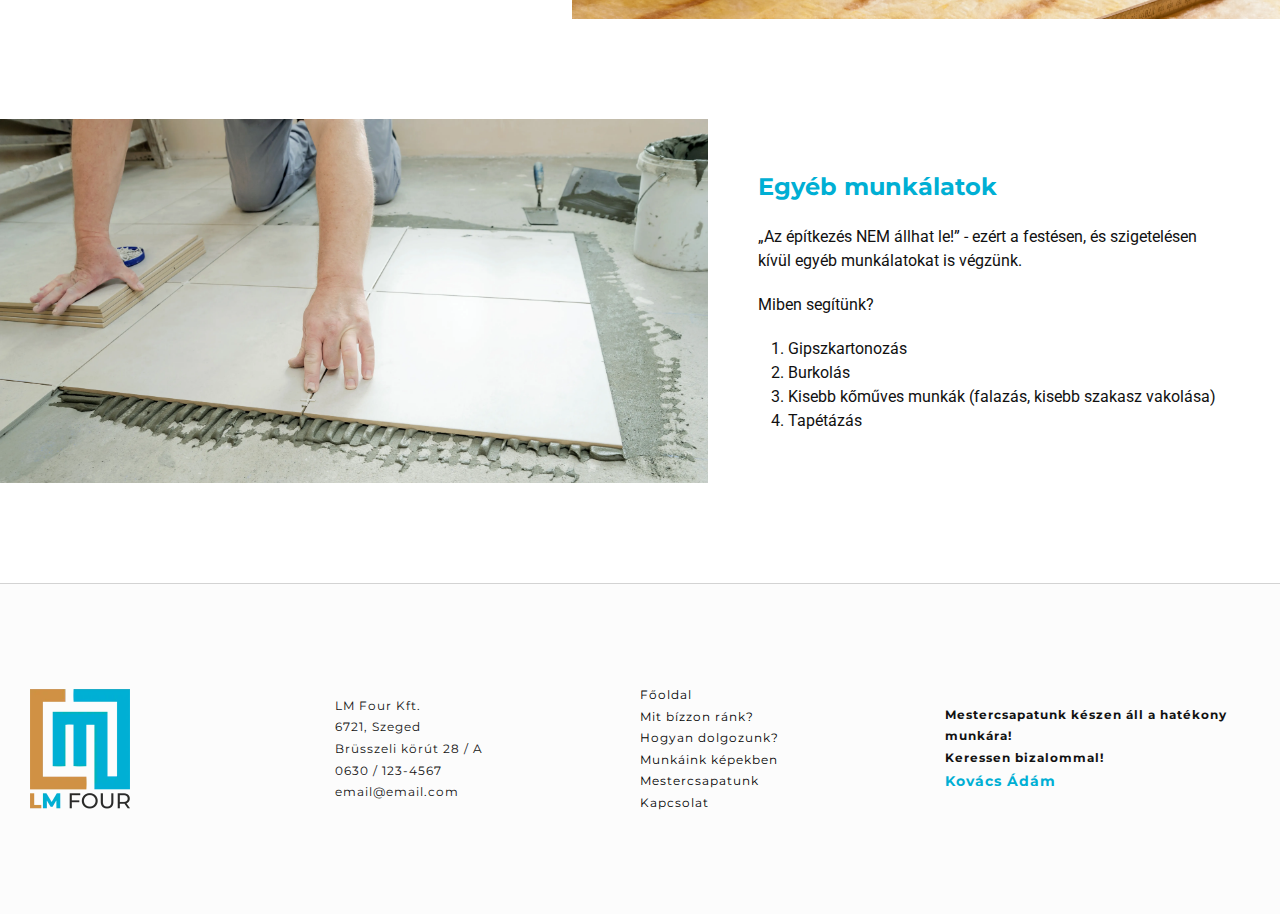
<file: mit-bizzon-rank.html>
<!DOCTYPE html>
<html lang="hu">
<head>
    <meta charset="UTF-8">
    <meta http-equiv="X-UA-Compatible" content="IE=edge">
    <meta name="viewport" content="width=device-width, initial-scale=1.0">
    <meta name="description" content=""/>
    <meta name="keywords" content=""/>
    <link rel="preconnect" href="https://fonts.gstatic.com">
    <link href="https://fonts.googleapis.com/css2?family=Montserrat:ital,wght@0,100;0,200;0,300;0,400;0,500;0,600;0,700;0,800;0,900;1,400&family=Questrial&family=Roboto:ital,wght@0,100;0,300;0,400;0,500;0,700;0,900;1,400&display=swap" rel="stylesheet">
    <link rel="stylesheet" href="styles/css/style.css">
    <link rel="shortcut icon" href="img/favicon.webp" type="image/x-icon">
    <title>LM Four - Mit bízzon ránk</title>
</head>
<body>
    
    <header class="header">
        <div class="header__container">
            <div class="header__logo">
                <a href="index.html"><img src="./img/logo.webp" alt="logo"></a>
            </div>
            <nav class="nav">
                <ul class="nav__list">
                    <li class="nav__item"><a href="index.html">Főoldal</a></li>
                    <li class="nav__item"><a href="mit-bizzon-rank.html">Mit bízzon ránk</a></li>
                    <li class="nav__item"><a href="hogyan-dolgozunk.html">Hogyan dolgozunk</a></li>
                    <li class="nav__item"><a href="#">Munkáink képekben</a></li>
                    <li class="nav__item"><a href="mestercsapatunk.html">Mestercsapatunk</a></li>
                    <li class="nav__item"><a href="kapcsolat.html">Kapcsolat</a></li>
                </ul>
            </nav>
            <div class="nav__btn">
                <span class="nav__btn__line"></span>
                <span class="nav__btn__line"></span>
                <span class="nav__btn__line"></span>
            </div>
        </div>
    </header>

    <main class="services">
        <section class="services__title">
            <h1>Mit bízzon ránk?</h1>
        </section>

        <section class="services__details">
            <div class="services__heading">
                <h3>Segítünk, hogy jobban haladjon a munka.</h3>
                <h4>Így Önnek nem kell aggódnia!</h4>
            </div>
            <div class="services__item">
                <div class="services__item__image services__paint"></div>
                <div class="services__item__text">
                    <h2>Festés</h2>
                    <p>Az egyik fő profilunk a festés. Mestercsapatunk házak, lakások külső, homlokzati és belső
                        festési munkálatait korrekten elvégzi Önnek. Gépi glettelést és festést végzünk.</p>
                    <p>4 érv, amit festéskor mindig szem előtt tartunk.
                        Így Önnek nem kell idegeskednie!</p>
                    <ol>
                        <li>Olyan határidőt vállalunk, amelyet minden körülmény között maximálisan betartunk.</li>
                        <li>Pontosan felmérjük igényeit, hogy megvalósítsuk elképzelését.</li>
                        <li>Gépi glettelést és festést végzünk, melynek segítségével a munkát a lehető
                            legprecízebben végezzük el.</li>
                        <li>Szakmai tanácsokat adunk, és ha a festésen kívül egyéb munkálatra is szükség van a
                            tökéletes végeredményhez akkor, ezekben is segítünk.</li>
                    </ol>
                    <p>Festési munkálataink: Homlokzati, külső festés, belső festés, ajtók festése.</p>
                </div>
            </div>
            <div class="services__item services__item-reverse">
                <div class="services__item__image services__insulation"></div>
                <div class="services__item__text">
                    <h2>Szigetelés</h2>
                    <p>A másik fő profilunk a szigetelés. Házak, lakások külső és belső szigetelését vállaljuk.
                        Akár új építésről, akár utólagos szigetelésről van szó mindkét esetben számíthat
                        mestercsapatunk alapos munkájára.</p>
                    <p>3 ok, amiért a szigetelés velünk hatékony.
                        Így Önnek csak a szigetelés jótékony hatása marad.</p>
                    <ol>
                        <li>Több éves tapasztalattal rendelkezünk, így sokféle technológiát ismerünk a
                            legköltséghatékonyabbtól a legújabbig.</li>
                        <li>Az Ön igényeit szem előtt tartva az otthonához legmegfelelőbb anyagokkal dolgozunk.</li>
                        <li>A megbeszélt határidőt komolyan vesszük, és pontosan a megbeszéltek szerint
                            végezzük el a munkálatokat.</li>
                    </ol>
                </div>
            </div>
            <div class="services__item">
                <div class="services__item__image services__tiler"></div>
                <div class="services__item__text">
                    <h2>Egyéb munkálatok</h2>
                    <p>„Az építkezés NEM állhat le!” - ezért a festésen, és szigetelésen kívül egyéb
                        munkálatokat is végzünk.</p>
                    <p>Miben segítünk?</p>
                    <ol>
                        <li>Gipszkartonozás</li>
                        <li>Burkolás</li>
                        <li>Kisebb kőműves munkák (falazás, kisebb szakasz vakolása)</li>
                        <li>Tapétázás</li>
                    </ol>
                </div>
            </div>
        </section>
    </main>

    <footer class="footer">
        <div class="footer__container">
            <div class="footer__box footer__logo">
                <img src="./img/logo-footer.webp" alt="logo">
            </div>
            <div class="footer__box footer__contact">
                <p>LM Four Kft.</p>
                <p>6721, Szeged<br>Brüsszeli körút 28 / A</p>
                <p>0630 / 123-4567</p>
                <p>email@email.com</p>
            </div>
            <div class="footer__box footer__nav">
                <a href="index.html">Főoldal</a>
                <a href="mit-bizzon-rank.html">Mit bízzon ránk?</a>
                <a href="hogyan-dolgozunk.html">Hogyan dolgozunk?</a>
                <a href="#">Munkáink képekben</a>
                <a href="mestercsapatunk.html">Mestercsapatunk</a>
                <a href="kapcsolat.html">Kapcsolat</a>
            </div>
            <div class="footer__box footer__message">
                <h4>Mestercsapatunk készen áll a hatékony munkára!<br>Keressen bizalommal!</h4>
                <h3>Kovács Ádám</h3>
            </div>
        </div>
    </footer>

    <script src="https://code.jquery.com/jquery-3.6.0.min.js"></script>
    <script src="js/index.js"></script>
</body>
</html>
</file>
<file: styles/css/style.css>
* {
  box-sizing: border-box;
  margin: 0;
  padding: 0;
}

body {
  font-family: "Roboto", sans-serif;
  color: #111111;
}

.button {
  text-decoration: none;
  color: black;
  border: 1px solid #7c7c7c;
  padding: 15px 30px;
  margin: 20px 0;
  display: inline-block;
  font-weight: 300;
  font-family: "Questrial", sans-serif;
  letter-spacing: 1px;
  transition: 0.5s ease-in-out;
  position: relative;
}
.button:hover {
  border: 1px solid #cf9144;
}

/* HEADER */
.header {
  width: 100%;
  height: 100px;
  padding: 0 100px;
  position: fixed;
  top: 0;
  left: 0;
  border-bottom: 1px solid lightgray;
  background: white;
  z-index: 100;
}
.header__container {
  height: 100%;
  display: flex;
  align-items: center;
  justify-content: space-between;
  padding: 0 50px;
  border-width: 0 1px;
  border-style: solid;
  border-color: lightgray;
}
.header__logo img {
  height: 60px;
}

.nav__list {
  display: flex;
  list-style: none;
}
.nav__item a {
  text-decoration: none;
  color: black;
  margin-left: 30px;
  font-size: 14px;
  letter-spacing: 1px;
  font-family: "Montserrat", sans-serif;
}
.nav__btn {
  width: 40px;
  height: 20px;
  display: none;
  flex-direction: column;
  justify-content: space-between;
  cursor: pointer;
}
.nav__btn__line {
  width: 100%;
  height: 2px;
  background: black;
}

@media screen and (max-width: 1440px) {
  .nav {
    display: none;
    justify-content: center;
    position: absolute;
    top: 100px;
    right: 0;
    width: 100%;
    padding: 50px 0;
    background: url("../../img/bg.webp") no-repeat center top;
    background-size: cover;
    border-bottom: 1px solid lightgray;
  }
  .nav__list {
    flex-direction: column;
    width: 100%;
  }
  .nav__item {
    margin: 20px;
  }
  .nav__btn {
    display: flex;
  }
}
@media screen and (max-width: 768px) {
  .header {
    padding: 0;
  }
  .header__container {
    padding: 0 20px;
  }
}
/* WELCOME SCREEN */
.welcome-screen {
  margin-top: 100px;
  display: flex;
  border-bottom: 1px solid lightgray;
}
.welcome-screen__text {
  display: flex;
  justify-content: center;
  flex: 2;
  padding: 10vh 5vw;
  font-size: 14px;
}
.welcome-screen__text__container {
  width: 80%;
}
.welcome-screen__text__container h3 {
  font-family: "Montserrat", sans-serif;
  font-weight: 400;
  text-transform: uppercase;
}
.welcome-screen__text__container h2 {
  font-family: "Questrial", sans-serif;
  font-size: 3em;
  font-weight: 400;
  margin: 30px 0;
  color: #cf9144;
}
.welcome-screen__text__container p {
  font-size: 1.3em;
  font-weight: 300;
  width: 70%;
  margin-bottom: 20px;
  line-height: 1.6;
}
.welcome-screen__image {
  flex: 3;
  background: url("../../img/welcome-screen-bg.webp") no-repeat center center;
  background-size: cover;
}

@media screen and (max-width: 1440px) {
  .welcome-screen__text__container p {
    width: 100%;
  }
}
@media screen and (max-width: 992px) {
  .welcome-screen {
    flex-direction: column-reverse;
  }
  .welcome-screen__image {
    width: 100%;
    height: 400px;
    flex: unset;
  }
}
@media screen and (max-width: 768px) {
  .welcome-screen__text__container {
    width: 100%;
  }
  .welcome-screen__text h2 {
    font-size: 2em;
  }
}
/* WHY US */
.why-us {
  width: 100%;
  text-align: center;
}
.why-us__container {
  width: 100%;
  max-width: 1440px;
  margin: 100px auto;
}
.why-us__header h1 {
  font-family: "Questrial", sans-serif;
  font-size: 2.5em;
  font-weight: 400;
}
.why-us__header h2 {
  font-family: "Montserrat", sans-serif;
  font-weight: 400;
  color: #cf9144;
  margin: 50px 0;
}
.why-us__boxes {
  display: flex;
}
.why-us__box {
  flex: 1;
  padding: 50px;
}
.why-us__box span {
  font-size: 7em;
  font-family: "Montserrat", sans-serif;
  font-weight: 900;
  color: transparent;
  -webkit-text-stroke: 1.5px lightgray;
  -webkit-font-smoothing: antialiased;
  user-select: none;
}
.why-us__box h3 {
  font-family: "Questrial", sans-serif;
  font-size: 1.8em;
  font-weight: 400;
  color: #00afd4;
}
.why-us__box article {
  margin: 30px 0;
  line-height: 1.4;
  font-style: italic;
  color: #7c7c7c;
}
.why-us__box p {
  font-size: 1em;
  color: #cf9144;
  letter-spacing: 1px;
}

@media screen and (max-width: 992px) {
  .why-us__boxes {
    flex-direction: column;
  }
}
/* WHAT WE DO */
.what-we-do {
  width: 100%;
  display: flex;
  border-width: 1px 0 0 0;
  border-style: solid;
  border-color: lightgray;
}
.what-we-do__image {
  background: url("../../img/what-we-do-bg.webp") no-repeat center top;
  background-size: cover;
  flex: 3;
}
.what-we-do__text {
  flex: 2;
  padding: 10vh 5vw;
  font-size: 14px;
}
.what-we-do__text h2 {
  font-family: "Questrial", sans-serif;
  font-size: 3em;
  font-weight: 400;
  margin: 30px 0;
  color: #cf9144;
}
.what-we-do__text h3 {
  font-family: "Montserrat", sans-serif;
  font-weight: 400;
  line-height: 1.6;
  width: 70%;
}
.what-we-do__text ul {
  margin: 50px 0;
  padding-left: 20px;
}
.what-we-do__text ul li {
  margin: 5px 0;
  letter-spacing: 1px;
}

@media screen and (max-width: 1440px) {
  .what-we-do__text__container h3 {
    width: 100%;
  }
}
@media screen and (max-width: 992px) {
  .what-we-do {
    flex-direction: column;
  }
  .what-we-do__image {
    width: 100%;
    height: 400px;
    flex: unset;
  }
}
@media screen and (max-width: 768px) {
  .what-we-do__text__container {
    width: 100%;
  }
  .what-we-do__text h2 {
    font-size: 2em;
  }
}
/* FOOTER */
.footer {
  width: 100%;
  padding: 100px 0;
  background: #fcfcfc;
  font-family: "Montserrat", sans-serif;
  font-size: 12px;
  letter-spacing: 1px;
  line-height: 1.8;
  border-top: 1px solid lightgray;
}
.footer__container {
  width: 100%;
  max-width: 1440px;
  margin: 0 auto;
  padding: 0 30px;
  display: flex;
}
.footer__box {
  display: flex;
  flex-direction: column;
  justify-content: center;
  flex: 1;
}
.footer__logo img {
  width: 100px;
}
.footer__nav a {
  text-decoration: none;
  color: black;
}
.footer__message h3 {
  color: #00afd4;
}

@media screen and (max-width: 992px) {
  .footer__container {
    flex-direction: column;
  }
  .footer__box {
    width: 100%;
    align-items: center;
    margin: 30px 0;
    text-align: center;
  }
}
/* SERVICES */
.services__title {
  margin-top: 100px;
  width: 100%;
  background: url("../../img/bg.webp") no-repeat center top;
  background-size: cover;
}
.services__title h1 {
  width: 100%;
  max-width: 1440px;
  margin: 0 auto;
  padding: 40px;
  font-family: "Questrial", sans-serif;
  font-weight: 400;
  font-size: 14px;
  letter-spacing: 1px;
  text-transform: uppercase;
}
.services__details {
  width: 100%;
  max-width: 1440px;
  margin: 100px auto;
}
.services__heading {
  margin: 100px 30px 50px 30px;
}
.services__heading h3 {
  font-family: "Montserrat", sans-serif;
  font-size: 1.6em;
  color: #cf9144;
  margin-bottom: 20px;
}
.services__heading h4 {
  font-family: "Questrial", sans-serif;
  font-size: 1.2em;
  font-weight: 200;
}
.services__item {
  display: flex;
  margin-bottom: 100px;
}
.services__item__image {
  flex: 3;
}
.services__item__text {
  flex: 2;
  padding: 50px;
  line-height: 1.5;
}
.services__item__text h2 {
  color: #00afd4;
  font-family: "Montserrat", sans-serif;
}
.services__item__text p {
  margin: 20px 0;
}
.services__item__text ol {
  padding-left: 30px;
}
.services__item-reverse {
  flex-direction: row-reverse;
}
.services__paint {
  background: url("../../img/painter.webp") no-repeat center top;
  background-size: cover;
}
.services__insulation {
  background: url("../../img/insulation.webp") no-repeat center top;
  background-size: cover;
}
.services__tiler {
  background: url("../../img/tiler.webp") no-repeat center top;
  background-size: cover;
}

@media screen and (max-width: 992px) {
  .services__item {
    flex-direction: column-reverse;
  }
  .services__item__image {
    height: 400px;
    width: 100%;
    flex: unset;
  }
}
/* CONTACT */
.contact-header {
  margin-top: 100px;
  width: 100%;
  background: url("../../img/bg.webp") no-repeat center top;
  background-size: cover;
}
.contact-header h4 {
  width: 100%;
  max-width: 1440px;
  margin: 0 auto;
  padding: 40px;
  font-family: "Questrial", sans-serif;
  font-weight: 400;
  font-size: 14px;
  letter-spacing: 1px;
  text-transform: uppercase;
}

.contact {
  width: 100%;
  max-width: 1440px;
  margin: 0 auto;
  padding: 100px 40px;
  display: flex;
}
.contact__image {
  background: url("../../img/contact.webp") no-repeat center top;
  background-size: cover;
  flex: 1;
}
.contact__details {
  flex: 1;
  padding: 200px 50px;
}
.contact__details h1 {
  color: #00afd4;
  font-family: "Montserrat", sans-serif;
}
.contact__details h1 span {
  color: #cf9144;
}
.contact__details h3 {
  margin: 40px 0 10px 0;
  font-family: "Questrial", sans-serif;
  font-size: 22px;
  font-weight: 500;
}
.contact__details p {
  font-size: 16px;
  font-weight: 300;
  line-height: 1.5;
  letter-spacing: 1px;
}

@media screen and (max-width: 992px) {
  .contact {
    flex-direction: column-reverse;
  }
  .contact__image {
    height: 400px;
    flex: unset;
  }
  .contact__details {
    padding: 0 50px 30px 50px;
  }
}
/* OUR TEAM */
.our-team-header {
  margin-top: 100px;
  width: 100%;
  background: url("../../img/bg.webp") no-repeat center top;
  background-size: cover;
}
.our-team-header h4 {
  width: 100%;
  max-width: 1440px;
  margin: 0 auto;
  padding: 40px;
  font-family: "Questrial", sans-serif;
  font-weight: 400;
  font-size: 14px;
  letter-spacing: 1px;
  text-transform: uppercase;
}

.our-team {
  width: 100%;
  max-width: 1440px;
  margin: 0 auto;
  padding: 100px 40px;
  display: flex;
}
.our-team__text {
  flex: 1;
  padding: 100px 100px 100px 0;
}
.our-team__text h2 {
  font-family: "Questrial", sans-serif;
  color: #cf9144;
  font-size: 1.8em;
  font-weight: 400;
}
.our-team__text p {
  line-height: 1.6;
  margin: 20px 0 50px 0;
}
.our-team__image {
  flex: 1;
  background: url("../../img/team.webp") no-repeat top right;
  background-size: cover;
}

@media screen and (max-width: 992px) {
  .our-team {
    flex-direction: column;
  }
  .our-team__text {
    padding: 0;
  }
  .our-team__image {
    height: 400px;
    flex: unset;
  }
}
/* HOW WE WORK */
.how-we-work-header {
  margin-top: 100px;
  width: 100%;
  background: url("../../img/bg.webp") no-repeat center top;
  background-size: cover;
}
.how-we-work-header h4 {
  width: 100%;
  max-width: 1440px;
  margin: 0 auto;
  padding: 40px;
  font-family: "Questrial", sans-serif;
  font-weight: 400;
  font-size: 14px;
  letter-spacing: 1px;
  text-transform: uppercase;
}

.how-we-works {
  width: 100%;
  max-width: 1200px;
  margin: 0 auto;
  padding: 100px 40px;
}
.how-we-works__item {
  display: flex;
  align-items: center;
  flex-direction: column;
}
.how-we-works__item__image {
  flex: 1;
  margin: 50px 0 100px 0;
}
.how-we-works__item__image img {
  width: 500px;
  border-radius: 50%;
}
.how-we-works__item__text {
  display: flex;
  flex-direction: column;
  flex: 2;
  padding: 0 100px;
  text-align: center;
}
.how-we-works__item__text h2 {
  color: #cf9144;
  font-family: "Questrial", sans-serif;
  font-weight: 400;
  font-size: 1.8em;
}
.how-we-works__item__text p {
  margin-top: 20px;
}

@media screen and (max-width: 768px) {
  .how-we-works__item__image {
    display: flex;
    justify-content: center;
  }
  .how-we-works__item__image img {
    width: 90%;
  }
  .how-we-works__item__text {
    padding: 0 20px;
  }
}

/*# sourceMappingURL=style.css.map */
</file>
